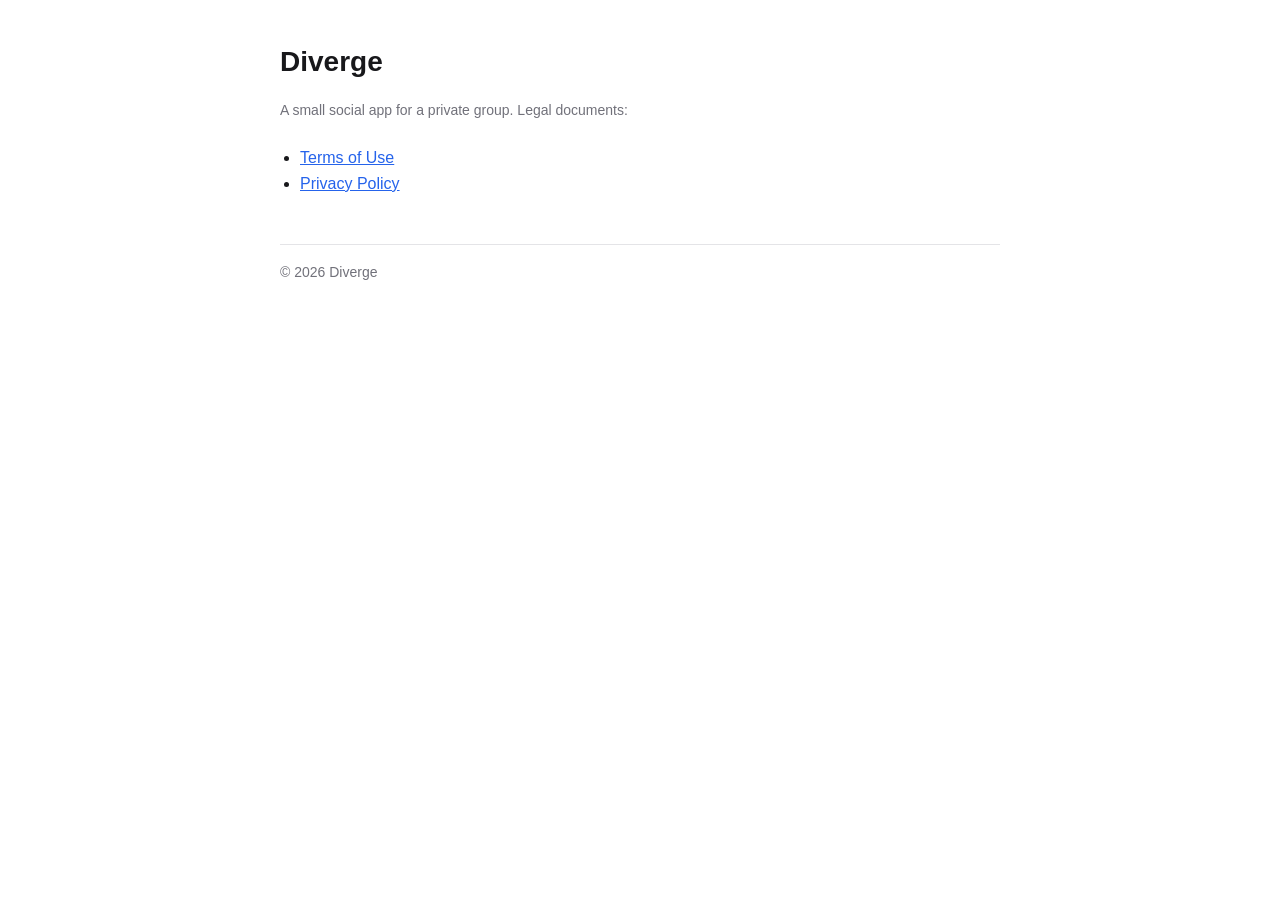
<file: index.html>
<!doctype html><html lang="en"><head><meta charset="utf-8"><meta name="viewport" content="width=device-width,initial-scale=1"><title>Diverge — Legal</title><link rel="stylesheet" href="style.css"></head><body><main>
<h1>Diverge</h1><p class="meta">A small social app for a private group. Legal documents:</p>
<ul><li><a href="terms.html">Terms of Use</a></li><li><a href="privacy.html">Privacy Policy</a></li></ul>
<footer>© 2026 Diverge</footer></main></body></html>
</file>
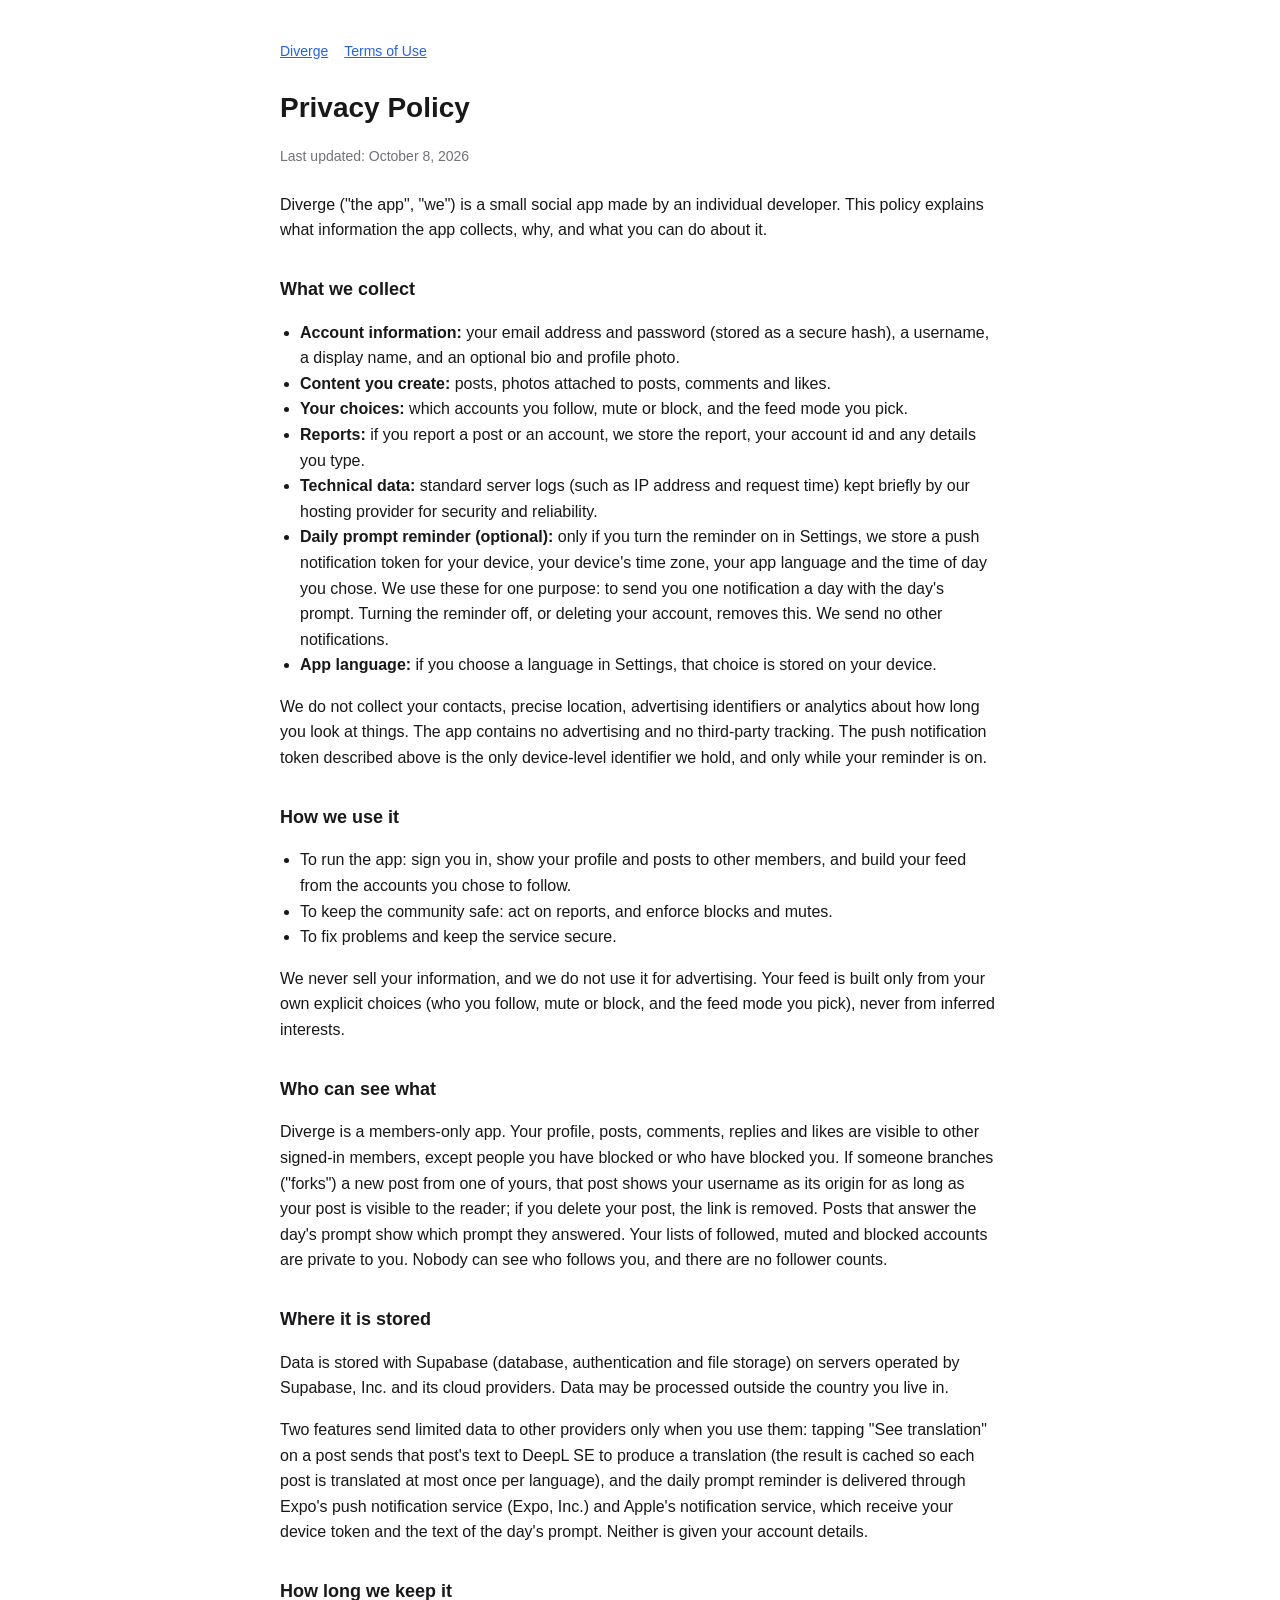
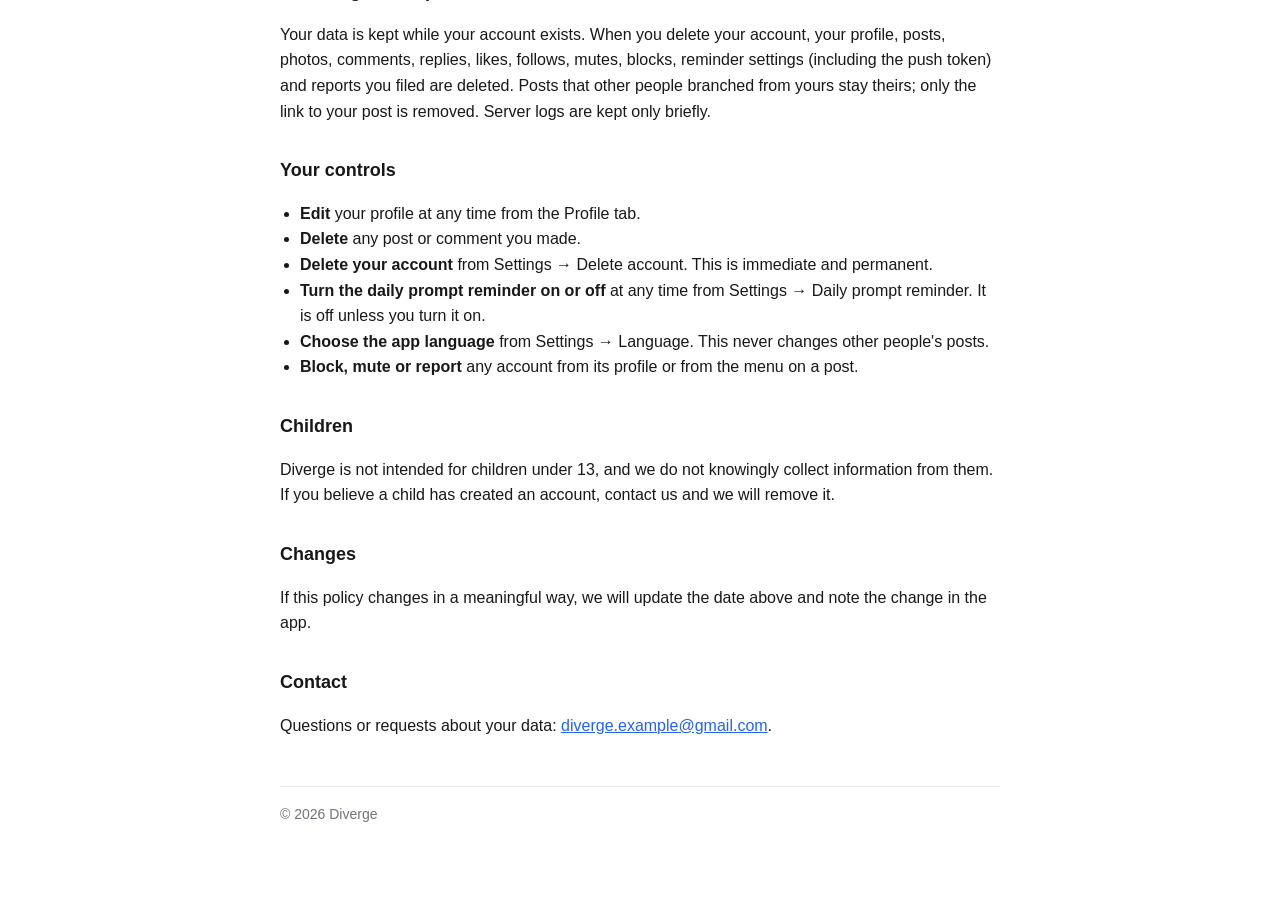
<file: privacy.html>
<!doctype html><html lang="en"><head><meta charset="utf-8"><meta name="viewport" content="width=device-width,initial-scale=1"><title>Diverge — Privacy Policy</title><link rel="stylesheet" href="style.css"></head><body><main>
<nav><a href="index.html">Diverge</a><a href="terms.html">Terms of Use</a></nav>
<h1>Privacy Policy</h1><p class="meta">Last updated: October 8, 2026</p>
<p>Diverge ("the app", "we") is a small social app made by an individual developer. This policy explains what information the app collects, why, and what you can do about it.</p>
<h2>What we collect</h2>
<ul>
<li><strong>Account information:</strong> your email address and password (stored as a secure hash), a username, a display name, and an optional bio and profile photo.</li>
<li><strong>Content you create:</strong> posts, photos attached to posts, comments and likes.</li>
<li><strong>Your choices:</strong> which accounts you follow, mute or block, and the feed mode you pick.</li>
<li><strong>Reports:</strong> if you report a post or an account, we store the report, your account id and any details you type.</li>
<li><strong>Technical data:</strong> standard server logs (such as IP address and request time) kept briefly by our hosting provider for security and reliability.</li>
<li><strong>Daily prompt reminder (optional):</strong> only if you turn the reminder on in Settings, we store a push notification token for your device, your device's time zone, your app language and the time of day you chose. We use these for one purpose: to send you one notification a day with the day's prompt. Turning the reminder off, or deleting your account, removes this. We send no other notifications.</li>
<li><strong>App language:</strong> if you choose a language in Settings, that choice is stored on your device.</li>
</ul>
<p>We do not collect your contacts, precise location, advertising identifiers or analytics about how long you look at things. The app contains no advertising and no third-party tracking. The push notification token described above is the only device-level identifier we hold, and only while your reminder is on.</p>
<h2>How we use it</h2>
<ul>
<li>To run the app: sign you in, show your profile and posts to other members, and build your feed from the accounts you chose to follow.</li>
<li>To keep the community safe: act on reports, and enforce blocks and mutes.</li>
<li>To fix problems and keep the service secure.</li>
</ul>
<p>We never sell your information, and we do not use it for advertising. Your feed is built only from your own explicit choices (who you follow, mute or block, and the feed mode you pick), never from inferred interests.</p>
<h2>Who can see what</h2>
<p>Diverge is a members-only app. Your profile, posts, comments, replies and likes are visible to other signed-in members, except people you have blocked or who have blocked you. If someone branches ("forks") a new post from one of yours, that post shows your username as its origin for as long as your post is visible to the reader; if you delete your post, the link is removed. Posts that answer the day's prompt show which prompt they answered. Your lists of followed, muted and blocked accounts are private to you. Nobody can see who follows you, and there are no follower counts.</p>
<h2>Where it is stored</h2>
<p>Data is stored with Supabase (database, authentication and file storage) on servers operated by Supabase, Inc. and its cloud providers. Data may be processed outside the country you live in.</p>
<p>Two features send limited data to other providers only when you use them: tapping "See translation" on a post sends that post's text to DeepL SE to produce a translation (the result is cached so each post is translated at most once per language), and the daily prompt reminder is delivered through Expo's push notification service (Expo, Inc.) and Apple's notification service, which receive your device token and the text of the day's prompt. Neither is given your account details.</p>
<h2>How long we keep it</h2>
<p>Your data is kept while your account exists. When you delete your account, your profile, posts, photos, comments, replies, likes, follows, mutes, blocks, reminder settings (including the push token) and reports you filed are deleted. Posts that other people branched from yours stay theirs; only the link to your post is removed. Server logs are kept only briefly.</p>
<h2>Your controls</h2>
<ul>
<li><strong>Edit</strong> your profile at any time from the Profile tab.</li>
<li><strong>Delete</strong> any post or comment you made.</li>
<li><strong>Delete your account</strong> from Settings → Delete account. This is immediate and permanent.</li>
<li><strong>Turn the daily prompt reminder on or off</strong> at any time from Settings → Daily prompt reminder. It is off unless you turn it on.</li>
<li><strong>Choose the app language</strong> from Settings → Language. This never changes other people's posts.</li>
<li><strong>Block, mute or report</strong> any account from its profile or from the menu on a post.</li>
</ul>
<h2>Children</h2>
<p>Diverge is not intended for children under 13, and we do not knowingly collect information from them. If you believe a child has created an account, contact us and we will remove it.</p>
<h2>Changes</h2>
<p>If this policy changes in a meaningful way, we will update the date above and note the change in the app.</p>
<h2>Contact</h2>
<p>Questions or requests about your data: <a href="mailto:diverge.example@gmail.com">diverge.example@gmail.com</a>.</p>
<footer>© 2026 Diverge</footer></main></body></html>
</file>
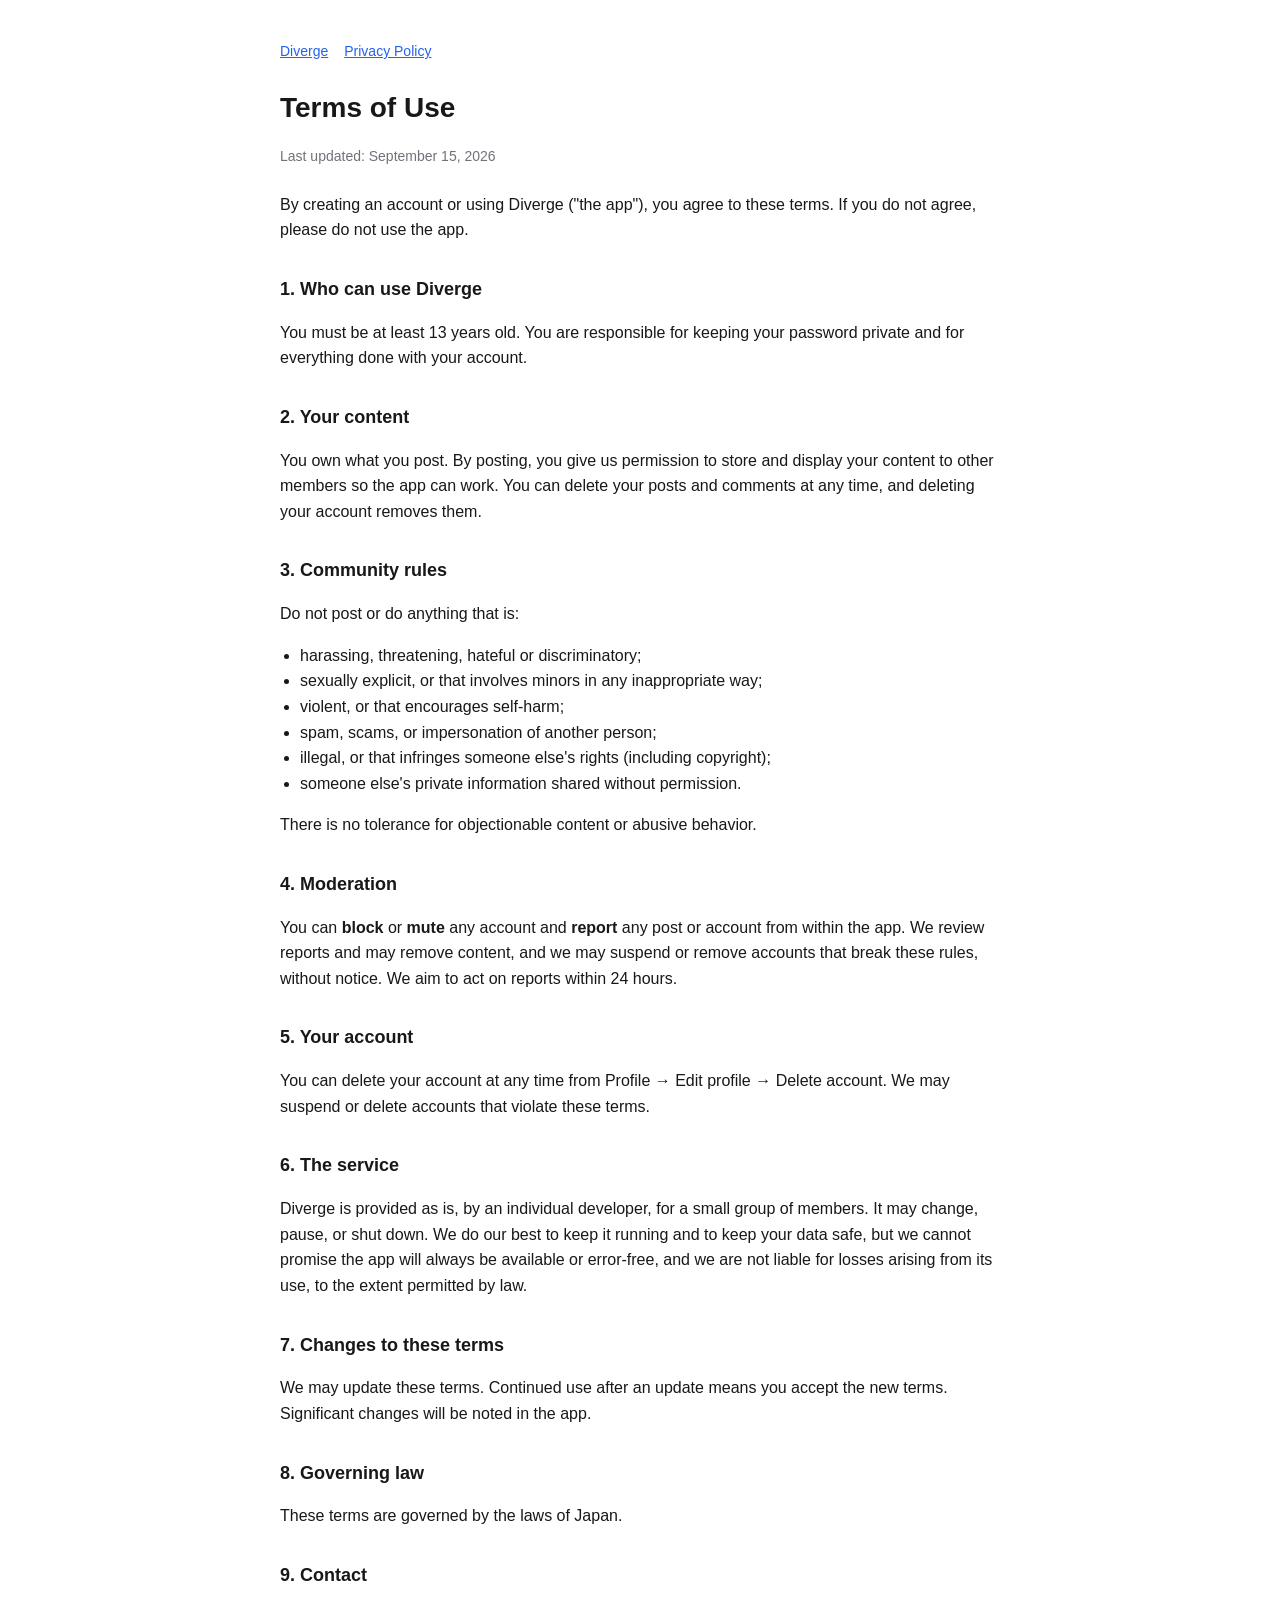
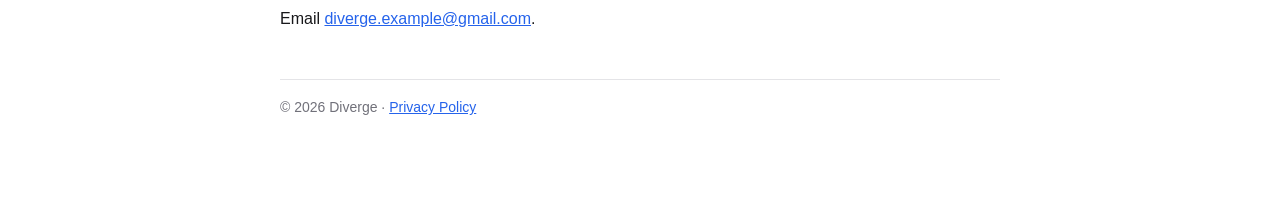
<file: terms.html>
<!doctype html><html lang="en"><head><meta charset="utf-8"><meta name="viewport" content="width=device-width,initial-scale=1"><title>Diverge — Terms of Use</title><link rel="stylesheet" href="style.css"></head><body><main>
<nav><a href="index.html">Diverge</a><a href="privacy.html">Privacy Policy</a></nav>
<h1>Terms of Use</h1><p class="meta">Last updated: September 15, 2026</p>
<p>By creating an account or using Diverge ("the app"), you agree to these terms. If you do not agree, please do not use the app.</p>
<h2>1. Who can use Diverge</h2>
<p>You must be at least 13 years old. You are responsible for keeping your password private and for everything done with your account.</p>
<h2>2. Your content</h2>
<p>You own what you post. By posting, you give us permission to store and display your content to other members so the app can work. You can delete your posts and comments at any time, and deleting your account removes them.</p>
<h2>3. Community rules</h2>
<p>Do not post or do anything that is:</p>
<ul>
<li>harassing, threatening, hateful or discriminatory;</li>
<li>sexually explicit, or that involves minors in any inappropriate way;</li>
<li>violent, or that encourages self-harm;</li>
<li>spam, scams, or impersonation of another person;</li>
<li>illegal, or that infringes someone else's rights (including copyright);</li>
<li>someone else's private information shared without permission.</li>
</ul>
<p>There is no tolerance for objectionable content or abusive behavior.</p>
<h2>4. Moderation</h2>
<p>You can <strong>block</strong> or <strong>mute</strong> any account and <strong>report</strong> any post or account from within the app. We review reports and may remove content, and we may suspend or remove accounts that break these rules, without notice. We aim to act on reports within 24 hours.</p>
<h2>5. Your account</h2>
<p>You can delete your account at any time from Profile → Edit profile → Delete account. We may suspend or delete accounts that violate these terms.</p>
<h2>6. The service</h2>
<p>Diverge is provided as is, by an individual developer, for a small group of members. It may change, pause, or shut down. We do our best to keep it running and to keep your data safe, but we cannot promise the app will always be available or error-free, and we are not liable for losses arising from its use, to the extent permitted by law.</p>
<h2>7. Changes to these terms</h2>
<p>We may update these terms. Continued use after an update means you accept the new terms. Significant changes will be noted in the app.</p>
<h2>8. Governing law</h2>
<p>These terms are governed by the laws of Japan.</p>
<h2>9. Contact</h2>
<p>Email <a href="mailto:diverge.example@gmail.com">diverge.example@gmail.com</a>.</p>
<footer>© 2026 Diverge · <a href="privacy.html">Privacy Policy</a></footer></main></body></html>
</file>
<file: style.css>
:root{color-scheme:light dark;--ink:#18181b;--muted:#71717a;--bg:#ffffff;--line:#e4e4e7;--tint:#2563eb}
@media (prefers-color-scheme:dark){:root{--ink:#fafafa;--muted:#a1a1aa;--bg:#09090b;--line:#27272a;--tint:#3b82f6}}
body{margin:0;background:var(--bg);color:var(--ink);font:16px/1.6 -apple-system,BlinkMacSystemFont,"Segoe UI",Roboto,"Noto Sans JP",sans-serif}
main{max-width:720px;margin:0 auto;padding:40px 20px 80px}
h1{font-size:28px;margin:0 0 4px}h2{font-size:18px;margin:32px 0 8px}
.meta{color:var(--muted);font-size:14px;margin-bottom:24px}
a{color:var(--tint)}ul{padding-left:20px}
nav{display:flex;gap:16px;font-size:14px;margin-bottom:24px}
footer{margin-top:48px;padding-top:16px;border-top:1px solid var(--line);color:var(--muted);font-size:14px}
</file>
